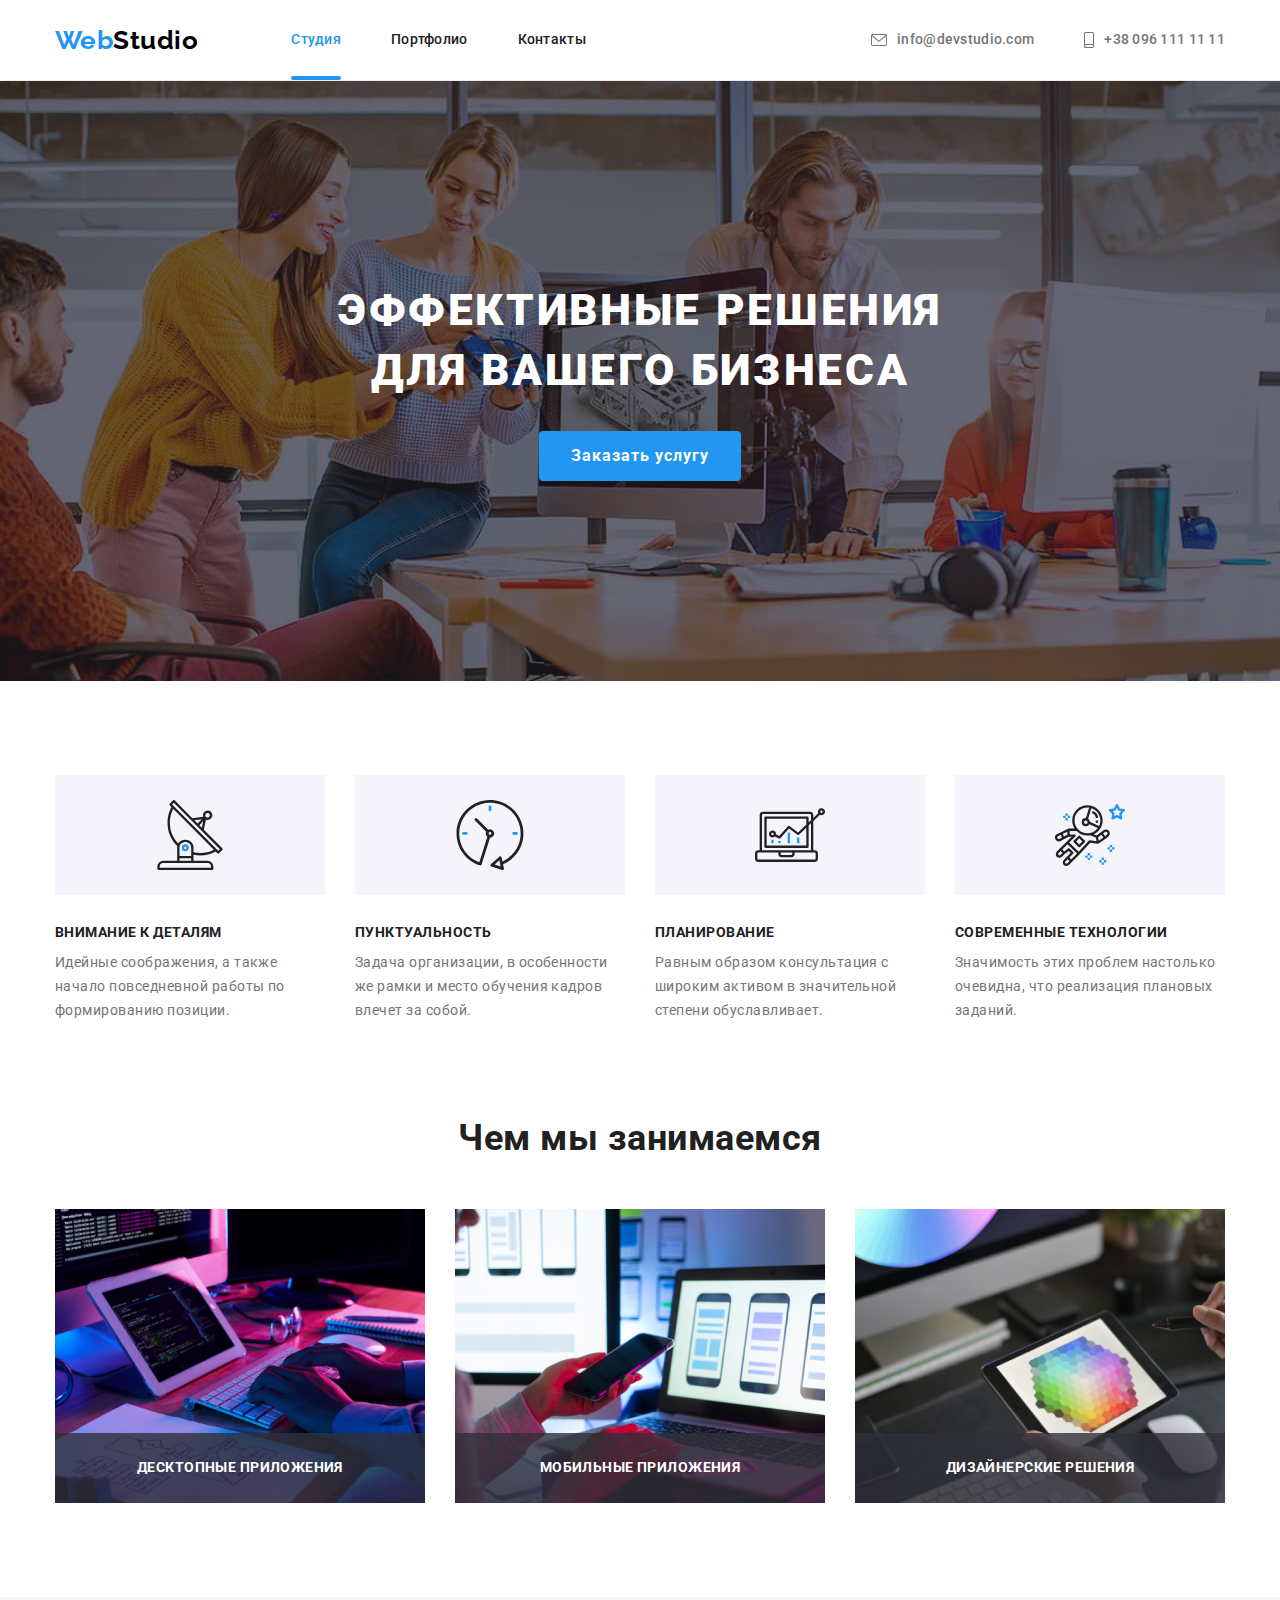
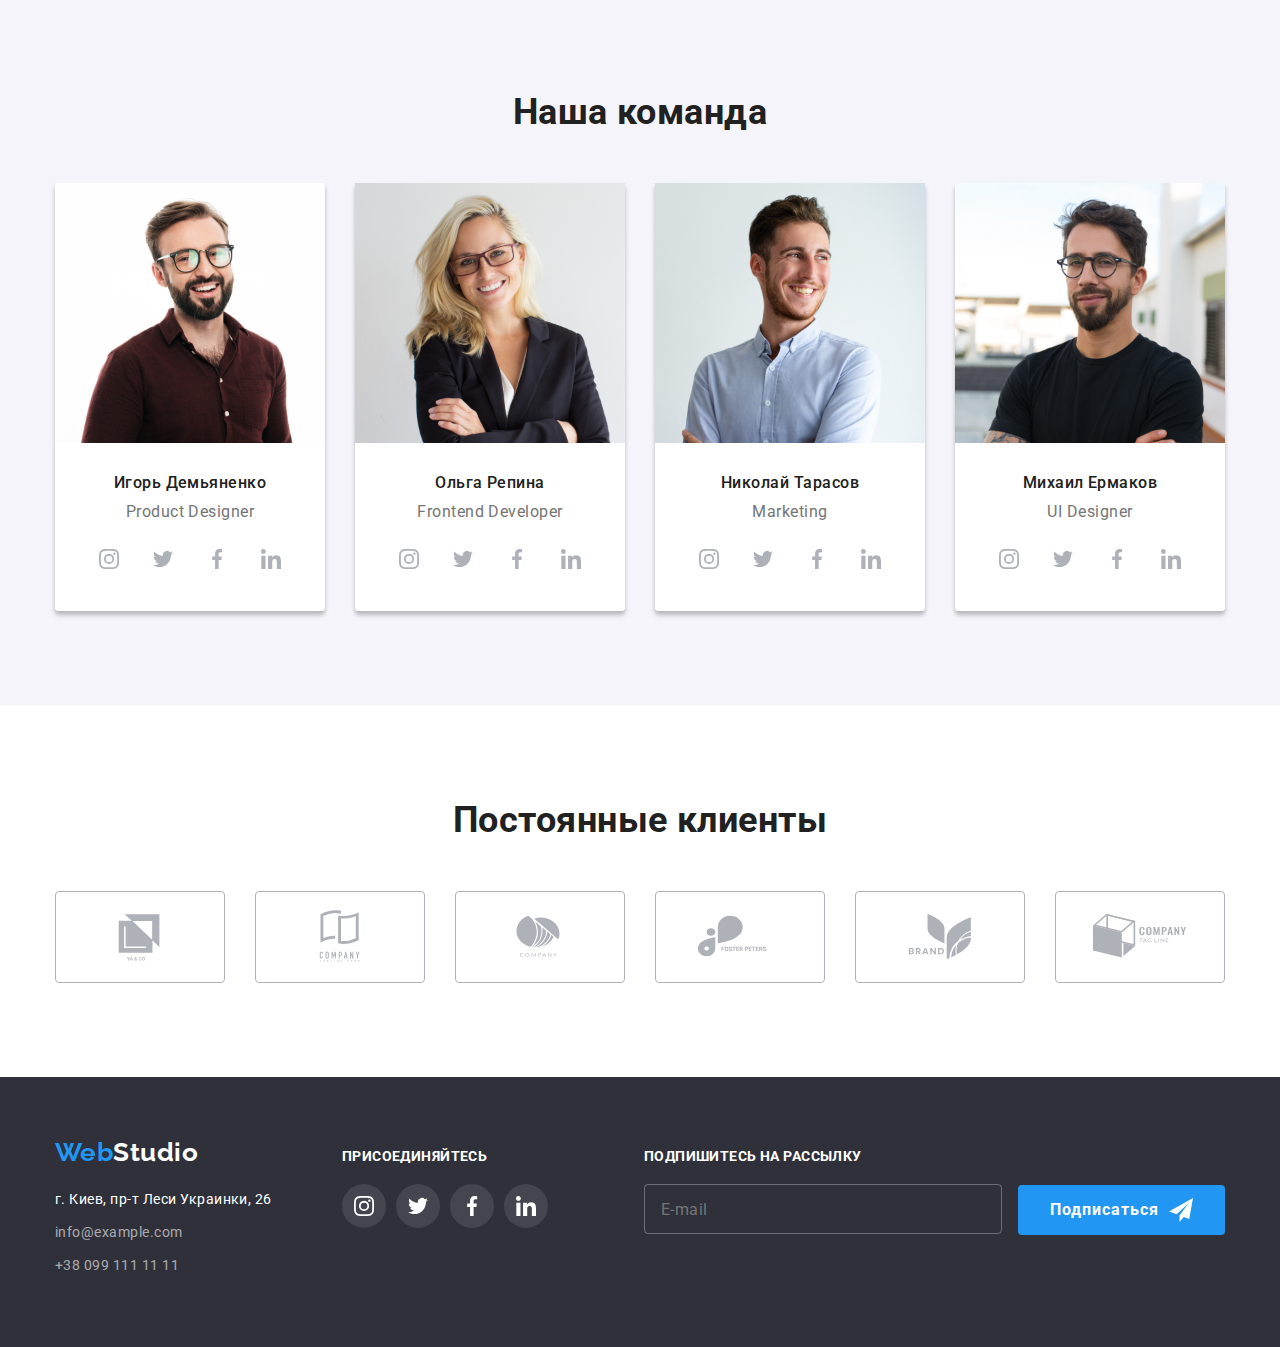
<file: index.html>
<!DOCTYPE html>
<html lang="en">

<head>
    <meta charset="UTF-8">
    <meta http-equiv="X-UA-Compatible" content="IE=edge">
    <meta name="viewport" content="width=device-width, initial-scale=1.0">
    <title>Студия</title>    
    <link href="https://fonts.googleapis.com/css2?family=Raleway:wght@700&family=Roboto:wght@400;500;700;900&display=swap"
        rel="stylesheet">
    <link rel="stylesheet" href="https://cdnjs.cloudflare.com/ajax/libs/modern-normalize/1.1.0/modern-normalize.min.css">
    <link rel="stylesheet" href="./css/styles.css">
</head>

<body>
    <!--Шапка-->
    <header class="header">
        <div class="container header-container">
            <nav class="nav-flex" >
            <a href="/" class="logo "><span class="logo-accent">Web</span>Studio</a>
             <ul class="site-nav list ">
                    <li class="item"><a href="./index.html" class="link current">Студия</a></li>
                    <li class="item"><a href="./portfolio.html" class="link">Портфолио</a></li>
                    <li class="item"><a href="" class="link">Контакты</a></li>
            </ul>
            </nav>
             <ul class="contacts list ">
                <li class="item">
                    <a href="mailto:info@devstudio.com" class="link mail">
                    <svg class="envelope" width="16px" height="12px" >
                        <use href="./images/icons.svg#icon-envelope"></use>>
                    </svg>
                   <span>info@devstudio.com</span>
                </a>
            </li>
                <li class="item"><a href="tel:+380961111111" class="link tel">
                    <svg class="smartphone" width="10px" height="16px">
                        <use href="./images/icons.svg#icon-smartphone"></use>>
                    </svg>
                   <span>+38 096 111 11 11</span></a></li>
            </ul>
        </div>        
    </header>
    <main>
        <!--Герой-->
        <section class="hero overlay">
            <div class="container">
                <h1 class="hero-title">Эффективные решения<br> для вашего бизнеса</h1>
                <button type="button" class="button" data-modal-open>Заказать услугу</button>
            </div>            
        </section>
        <!--Преимущества-->
        <section class="section advantages-section">
            <div class="container">
                <h2 class="section-title visually-hidden">Преимущества</h2>
                <ul class="advantages list">
                    <li class="item">
                        <div class="box-advantages">
                            <svg  width="70px" height="70px">
                                <use href="./images/icons.svg#icon-antenna"></use>
                            </svg>
                        </div>                        
                        <h3 class="title">Внимание к деталям</h3>
                        <p class="text">Идейные соображения, а также начало повседневной работы по формированию позиции.</p>
                    </li>
                    <li class="item">
                        <div class="box-advantages">
                            <svg width="70px" height="70px">
                                <use href="./images/icons.svg#icon-clock"></use>
                            </svg>
                        </div>
                        <h3 class="title">Пунктуальность</h3>
                        <p class="text">Задача организации, в особенности же рамки и место обучения кадров влечет за собой.</p>
                    </li>
                    <li class="item">
                        <div class="box-advantages">
                            <svg width="70px" height="70px">
                                <use href="./images/icons.svg#icon-diagram"></use>
                            </svg>
                        </div>
                        <h3 class="title">Планирование</h3>
                        <p class="text">Равным образом консультация с широким активом в значительной степени обуславливает.</p>
                    </li>
                    <li class="item">
                        <div class="box-advantages">
                            <svg width="70px" height="70px">
                                <use href="./images/icons.svg#icon-astronaut"></use>
                            </svg>
                        </div>
                        <h3 class="title">Современные технологии</h3>
                        <p class="text">Значимость этих проблем настолько очевидна, что реализация плановых заданий.</p>
                    </li>
                </ul>
            </div>            
        </section>
        <!--Чем мы занимаемся-->
        <section class="section">
            <div class="container">
                <h2 class=" section-title">Чем мы занимаемся</h2>
                <ul class="whatwedo list">
                    <li class="item">
                        <div class="whatwedo-thumb">
                            <img src="./images/development.jpg" alt="Разработка" width="370" height="294">
                            <h3 class="whatwedo-text">Десктопные приложения</h3>
                        </div>                        
                    </li>
                    <li class="item">
                        <div class="whatwedo-thumb">
                            <img src="./images/optimization.jpg" alt="Оптимизация" width="370" height="294">
                            <h3 class="whatwedo-text">Мобильные приложения</h3>
                        </div>                        
                    </li>
                    <li class="item">
                        <div class="whatwedo-thumb">
                            <img src="./images/design.jpg" alt="Дизайн" width="370" height="294">
                            <h3 class="whatwedo-text">Дизайнерские решения</h3>
                        </div>                        
                    </li>
                </ul>
            </div>            
        </section>
        <!--Наша команда-->
        <section class="section ourteam">
            <div class="container">
                <h2 class="section-title">Наша команда</h2>
                <ul class="team list">
                    <li class="item">
                        <img class="image" src="./images/productdesigner.jpg" alt="Игорь Демьяненко" width="270" height="260">
                        <div class="team-description">
                            <h3 class="team-title">Игорь Демьяненко</h3>
                            <p class="text">Product Designer</p>
                            <ul class="team-tumb list">
                                <li class="icon">
                                    <a href="" class="social">
                                        <svg class="instagram" width="20px" height="20px">
                                            <use href="./images/icons.svg#icon-instagram"></use>
                                        </svg>
                                    </a>                                    
                                </li>
                                <li class="icon">
                                    <a href="" class="social">
                                        <svg class="twitter" width="20px" height="20px">
                                            <use href="./images/icons.svg#icon-twitter"></use>
                                        </svg>
                                    </a>
                                </li>
                                <li class="icon">
                                    <a href="" class="social">
                                        <svg class="facebook" width="20px" height="20px">
                                            <use href="./images/icons.svg#icon-facebook"></use>
                                        </svg>
                                    </a>
                                </li>
                                <li class="icon">
                                    <a href="" class="social">
                                        <svg class="linkedin" width="20px" height="20px">
                                            <use href="./images/icons.svg#icon-linkedin"></use>
                                        </svg>
                                    </a>
                                </li>
                            </ul>
                        </div>                        
                    </li>
                    <li class="item">
                        <img class="image" src="./images/frontenddeveloper.jpg" alt="Ольга Репина" width="270" height="260">
                        <div class="team-description">
                            <h3 class="team-title">Ольга Репина</h3>
                            <p class="text">Frontend Developer</p>
                            <ul class="team-tumb list">
                                <li class="icon">
                                    <a href="" class="social">
                                        <svg class="instagram" width="20px" height="20px">
                                            <use href="./images/icons.svg#icon-instagram"></use>
                                        </svg>
                                    </a>
                                </li>
                                <li class="icon">
                                    <a href="" class="social">
                                        <svg class="twitter" width="20px" height="20px">
                                            <use href="./images/icons.svg#icon-twitter"></use>
                                        </svg>
                                    </a>
                                </li>
                                <li class="icon">
                                    <a href="" class="social">
                                        <svg class="facebook" width="20px" height="20px">
                                            <use href="./images/icons.svg#icon-facebook"></use>
                                        </svg>
                                    </a>
                                </li>
                                <li class="icon">
                                    <a href="" class="social">
                                        <svg class="linkedin" width="20px" height="20px">
                                            <use href="./images/icons.svg#icon-linkedin"></use>
                                        </svg>
                                    </a>
                                </li>
                            </ul>
                        </div>                        
                    </li>
                    <li class="item">
                        <img class="image" src="./images/marketing.jpg" alt="Николай Тарасов" width="270" height="260">
                        <div class="team-description">
                            <h3 class="team-title">Николай Тарасов</h3>
                            <p class="text">Marketing</p>
                            <ul class="team-tumb list">
                                <li class="icon">
                                    <a href="" class="social">
                                        <svg class="instagram" width="20px" height="20px">
                                            <use href="./images/icons.svg#icon-instagram"></use>
                                        </svg>
                                    </a>
                                </li>
                                <li class="icon">
                                    <a href="" class="social">
                                        <svg class="twitter" width="20px" height="20px">
                                            <use href="./images/icons.svg#icon-twitter"></use>
                                        </svg>
                                    </a>
                                </li>
                                <li class="icon">
                                    <a href="" class="social">
                                        <svg class="facebook" width="20px" height="20px">
                                            <use href="./images/icons.svg#icon-facebook"></use>
                                        </svg>
                                    </a>
                                </li>
                                <li class="icon">
                                    <a href="" class="social">
                                        <svg class="linkedin" width="20px" height="20px">
                                            <use href="./images/icons.svg#icon-linkedin"></use>
                                        </svg>
                                    </a>
                                </li>
                            </ul>
                        </div>                        
                    </li>
                    <li class="item">
                        <img class="image" src="./images/uidesigner.jpg" alt="Михаил Ермаков" width="270" height="260">
                        <div class="team-description">
                            <h3 class="team-title">Михаил Ермаков</h3>
                            <p class="text">UI Designer</p>
                            <ul class="team-tumb list">
                                <li class="icon">
                                    <a href="" class="social">
                                        <svg class="instagram" width="20px" height="20px">
                                            <use href="./images/icons.svg#icon-instagram"></use>
                                        </svg>
                                    </a>
                                </li>
                                <li class="icon">
                                    <a href="" class="social">
                                        <svg class="twitter" width="20px" height="20px">
                                            <use href="./images/icons.svg#icon-twitter"></use>
                                        </svg>
                                    </a>
                                </li>
                                <li class="icon">
                                    <a href="" class="social">
                                        <svg class="facebook" width="20px" height="20px">
                                            <use href="./images/icons.svg#icon-facebook"></use>
                                        </svg>
                                    </a>
                                </li>
                                <li class="icon">
                                    <a href="" class="social">
                                        <svg class="linkedin" width="20px" height="20px">
                                            <use href="./images/icons.svg#icon-linkedin"></use>
                                        </svg>
                                    </a>
                                </li>
                            </ul>
                        </div>                        
                    </li>
                </ul>
            </div>            
        </section>
        <!--Постоянные клиенты-->
        <section class="section">
            <div class="container">
                <h2 class="section-title">Постоянные клиенты</h2>
                <ul class="clients list">
                    <li class="item"><a href="">
                        <svg class="yaco" width="106px" height="60px">
                            <use href="./images/icons.svg#icon-yaco"></use>
                        </svg>
                    </a></li>
                    <li class="item"><a href="">
                            <svg class="here" width="106px" height="60px">
                                <use href="./images/icons.svg#icon-here"></use>
                            </svg>
                        </a></li>
                    <li class="item"><a href="">
                            <svg class="company" width="106px" height="60px">
                                <use href="./images/icons.svg#icon-company"></use>
                            </svg>
                        </a></li>
                    <li class="item"><a href="">
                            <svg class="foster" width="106px" height="60px">
                                <use href="./images/icons.svg#icon-foster"></use>
                            </svg>
                        </a></li>
                    <li class="item"><a href="">
                            <svg class="brand" width="106px" height="60px">
                                <use href="./images/icons.svg#icon-brand"></use>
                            </svg>
                        </a></li>
                    <li class="item"><a href="">
                            <svg class="tagline" width="106px" height="60px">
                                <use href="./images/icons.svg#icon-tagline"></use>
                            </svg>
                        </a></li>
                </ul>
            </div>            
        </section>        
    </main>
    <!--Подвал-->
    <footer class="footer">
        <div class="container">
            <div class="footer-box">
                <a href="/" class="footer-logo"><span class="logo-accent">Web</span>Studio</a>
                <address>
                    <ul class="footer-address list">
                        <li><a href="" class="link">г. Киев, пр-т Леси Украинки, 26</a></li>
                        <li><a href="mailto:info@example.com" class="contacts-link">info@example.com</a></li>
                        <li><a href="tel:+380991111111" class="contacts-link">+38 099 111 11 11</a></li>
                    </ul>
                </address>
            </div>            
            <div class="invite">
                <h2 class="invite-title">присоединяйтесь</h2>
                <ul class="team-tumb list">
                    <li class="icon">
                        <a href="" class="social">
                            <svg class="instagram" width="20px" height="20px">
                                <use href="./images/icons.svg#icon-instagram"></use>
                            </svg>
                        </a>
                    </li>
                    <li class="icon">
                        <a href="" class="social">
                            <svg class="twitter" width="20px" height="20px">
                                <use href="./images/icons.svg#icon-twitter"></use>
                            </svg>
                        </a>
                    </li>
                    <li class="icon">
                        <a href="" class="social">
                            <svg class="facebook" width="20px" height="20px">
                                <use href="./images/icons.svg#icon-facebook"></use>
                            </svg>
                        </a>
                    </li>
                    <li class="icon">
                        <a href="" class="social">
                            <svg class="linkedin" width="20px" height="20px">
                                <use href="./images/icons.svg#icon-linkedin"></use>
                            </svg>
                        </a>
                    </li>
                </ul>
            </div>
            <div class="mailing">
                <form>
                    <label for="email" class="invite-title email-label">Подпишитесь на рассылку</label>
                    <input type="email" name="email" id="email" placeholder="E-mail" class="email-input">
                    <button type="submit" class="button email-button"><span>Подписаться</span>
                        <svg width="24px" height="24px" class="icon-send">
                            <use href="./images/icons.svg#icon-icon-send"></use>
                        </svg>
                    </button>
                </form>
            </div>            
                       
        </div>        
    </footer>
    <div class="backdrop is-hidden" data-modal>
        <div class="modal">
            <button class="modal-close-button" data-modal-close>&#10006;</button>
            <form class="modal-form">
                <h2 class="modal-form-text">Оставьте свои данные, мы вам перезвоним</h2>
                
                    <label for="name" class="modal-label">Имя</label>
                    <div class="modal-for-icon">
                    <input type="text" id="name" name="name" class="modal-input">
                    <svg width="18px" height="18px" class="modal-icon">
                        <use href="./images/icons.svg#icon-person-black"></use>
                    </svg>
                </div>
                
                    <label for="phone" class="modal-label">Телефон</label>
                    <div class="modal-for-icon">
                        <input type="tel" id="phone" name="phone" class="modal-input">
                        <svg width="18px" height="18px" class="modal-icon">
                            <use href="./images/icons.svg#icon-phone-black"></use>
                        </svg>
                    </div>
                
                    <label for="mail" class="modal-label">Почта</label>
                    <div class="modal-for-icon">
                        <input type="email" id="mail" name="mail" class="modal-input">
                        <svg width="18px" height="18px" class="modal-icon">
                            <use href="./images/icons.svg#icon-email-black"></use>
                        </svg>
                    </div>
                <div>
                    <label for="comment" class="modal-label">Комментарий</label>
                    <textarea name="comment" id="comment" cols="30" rows="10" placeholder="Введите текст" class="modal-input-textarea"></textarea>
                </div>                
                                    
                    <label for="agreement" class="agreement ">
                        <input type="checkbox" id="agreement" name="agreement" class="agreement-checkbox">
                        <span class="icon-check"></span>
                       <span class="modal-agreement-label">Соглашаюсь с рассылкой и принимаю <a href="#" class="agreement-link">Условия договора</a></span> 
                    </label>
                                
                <div class="modal-button">
                    <button type="submit" class="button ">Отправить</button>
                </div>               

            </form>
        </div>
    </div>
    <script src="./js/modal.js"></script>
</body>

</html>
</file>
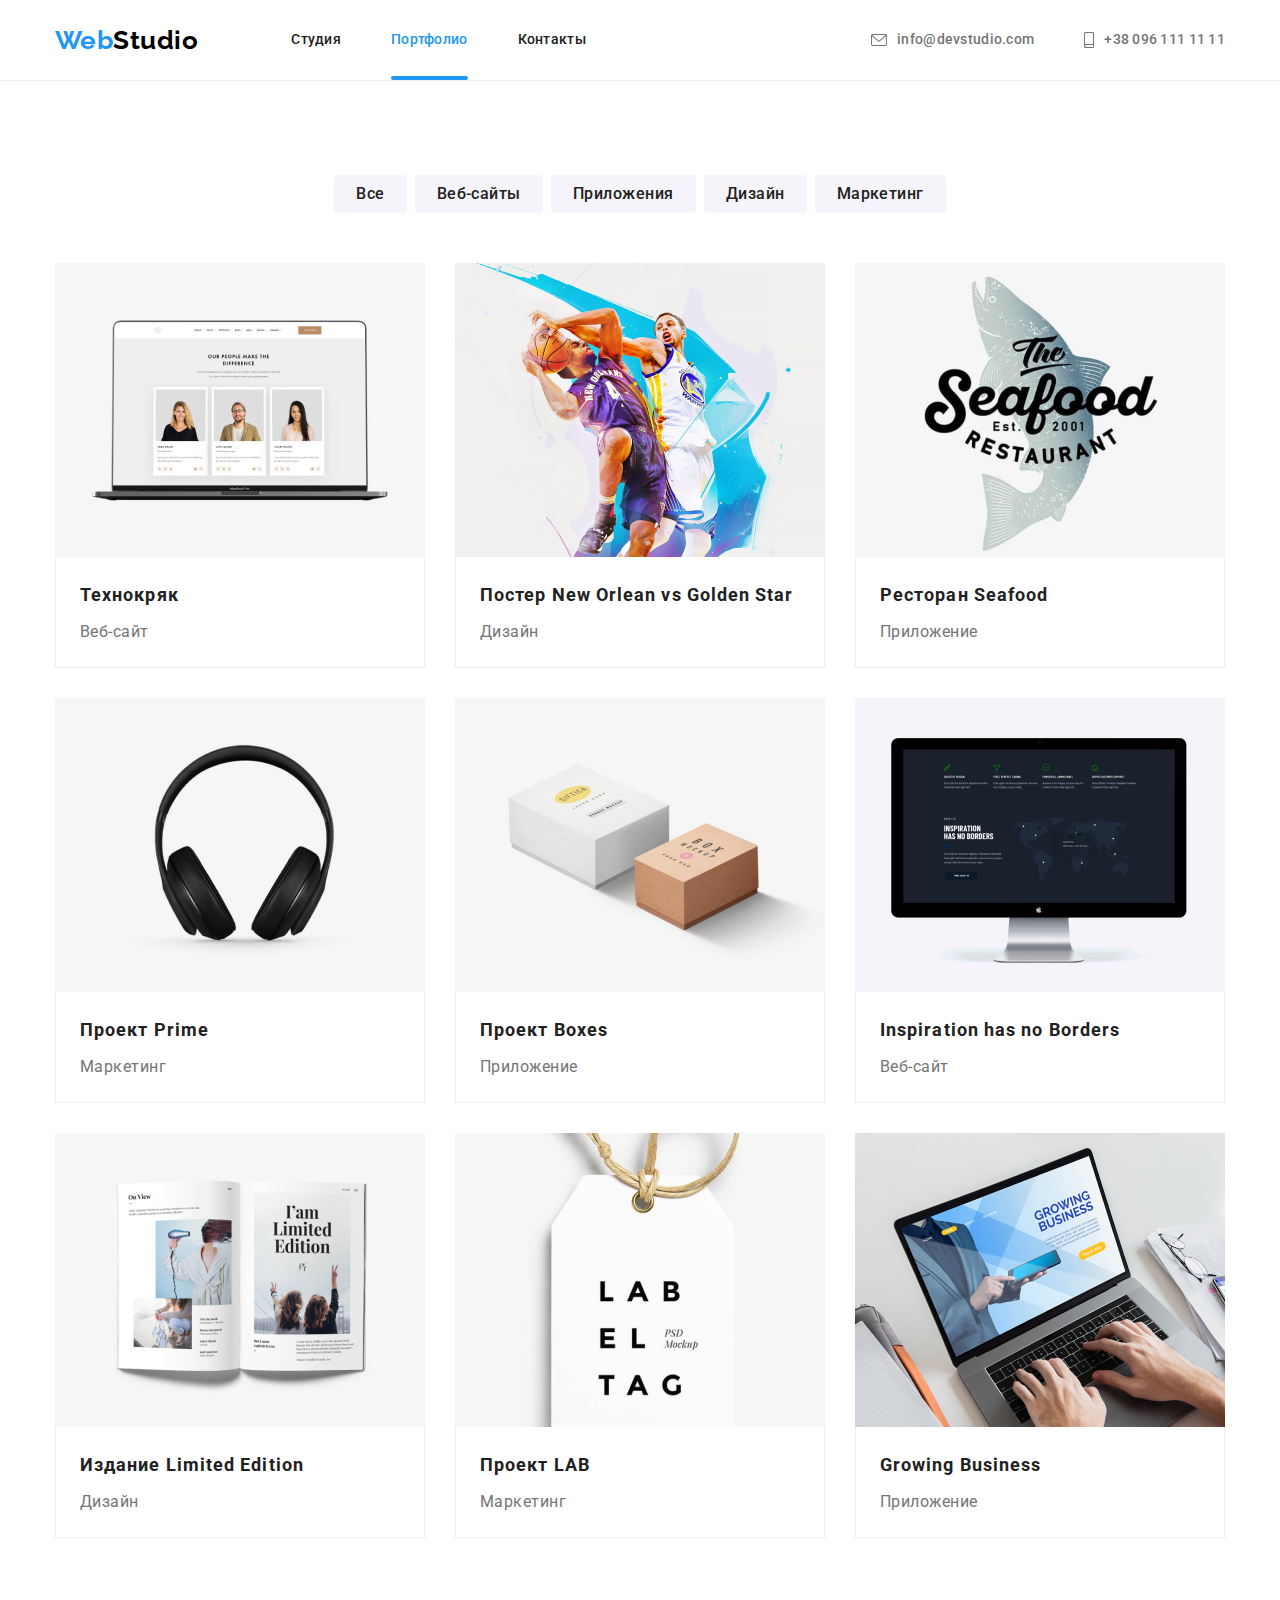
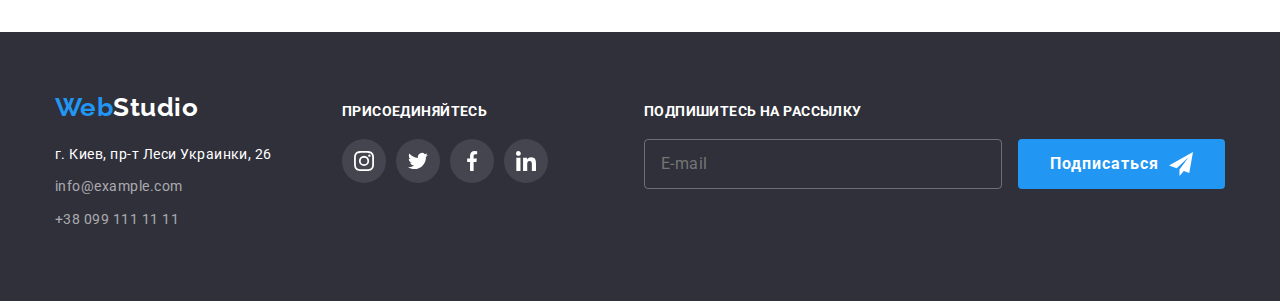
<file: portfolio.html>
<!DOCTYPE html>
<html lang="en">

<head>
    <meta charset="UTF-8">
    <meta http-equiv="X-UA-Compatible" content="IE=edge">
    <meta name="viewport" content="width=device-width, initial-scale=1.0">
    <title>Портфолио</title>
    <link href="https://fonts.googleapis.com/css2?family=Raleway:wght@700&family=Roboto:wght@400;500;700;900&display=swap"
        rel="stylesheet">
    <link rel="stylesheet" href="https://cdnjs.cloudflare.com/ajax/libs/modern-normalize/1.1.0/modern-normalize.min.css">
    <link rel="stylesheet" href="./css/styles.css">
</head>

<body>
    <!--Шапка-->
    <header class="header">
        <div class="container header-container">  
            <nav class="nav-flex">
                <a href="/" class="logo"><span class="logo-accent">Web</span>Studio</a>
                <ul class="site-nav list">
                    <li class="item"><a href="./index.html" class="link ">Студия</a></li>
                    <li class="item"><a href="./portfolio.html" class="link current">Портфолио</a></li>
                    <li class="item"><a href="" class="link">Контакты</a></li>
                </ul> 
            </nav>               
            <ul class="contacts list ">
                <li class="item"><a href="mailto:info@devstudio.com" class="link mail">
                        <svg class="envelope" width="16px" height="12px">
                            <use href="./images/icons.svg#icon-envelope"></use>>
                        </svg>
                        <span>info@devstudio.com</span></a></li>
                <li class="item"><a href="tel:+380961111111" class="link tel">
                        <svg class="smartphone" width="10px" height="16px">
                            <use href="./images/icons.svg#icon-smartphone"></use>>
                        </svg>
                        <span>+38 096 111 11 11</span></a></li>
            </ul>
        </div>        
    </header>
    <main>
        <!--Фильтр-->
        <section class="section">
            <div class="container">
                <h1 class="section-title visually-hidden">Примеры работ</h1>
                <ul class="filter list">
                    <li class="item"><button type="button" class="button">Все</button></li>
                    <li class="item"><button type="button" class="button">Веб-сайты</button></li>
                    <li class="item"><button type="button" class="button">Приложения</button></li>
                    <li class="item"><button type="button" class="button">Дизайн</button></li>
                    <li class="item"><button type="button" class="button">Маркетинг</button></li>
                </ul>
                <!--Работы-->
                <ul class="portfolio list">
                    <li class="item">
                        <a href="" class="card-hover link ">
                            <div class="card-thumb">
                                <img class="card-img" src="./images/technokryak.jpg" alt="Технокряк" width="370" height="294">
                                <div class="card-overlay">
                                    <p class="card-text">Технокряк это современная площадка распространения коронавируса. Компании используют эту платформу
                                        для цифрового
                                        шпионажа и атак на защищённые сервера конкурентов.
                                    </p>
                                </div>                                
                            </div>                            
                            <div class="card-border">
                                <h2 class="title">Технокряк</h2>
                                <p class="text">Веб-сайт</p>
                            </div>
                        </a>
                    </li>
                    <li class="item">
                        <a href="" class="card-hover link">
                            <div class="card-thumb">
                                <img class="card-img" src="./images/neworleanvsgoldenstarposter.jpg" alt="Постер New Orlean vs Golden Star" width="370"
                                    height="294">
                                <div class="card-overlay">
                                <p class="card-text">Технокряк это современная площадка распространения коронавируса. Компании используют эту платформу
                                    для цифрового
                                    шпионажа и атак на защищённые сервера конкурентов.
                                </p>
                                </div>
                            </div>                            
                            <div class="card-border">
                                <h2 class="title">Постер New Orlean vs Golden Star</h2>
                                <p class="text">Дизайн</p>
                            </div>
                        </a>
                    </li>
                    <li class="item">
                        <a href="" class="card-hover link">
                            <div class="card-thumb">
                                <img class="card-img" src="./images/seafoodrestaurant.jpg" alt="Ресторан Seafood" width="370" height="294">
                                <div class="card-overlay">
                                    <p class="card-text">Технокряк это современная площадка распространения коронавируса. Компании используют эту платформу
                                        для цифрового
                                        шпионажа и атак на защищённые сервера конкурентов.
                                    </p>
                                </div>                                
                            </div>                            
                            <div class="card-border">
                                <h2 class="title">Ресторан Seafood</h2>
                                <p class="text">Приложение</p>
                            </div>
                        </a>
                    </li>
                    <li class="item">
                        <a href="" class="card-hover link">
                            <div class="card-thumb">
                                <img class="card-img" src="./images/primeproject.jpg" alt="Проект Prime" width="370" height="294">
                                <div class="card-overlay">
                                    <p class="card-text">Технокряк это современная площадка распространения коронавируса. Компании используют эту платформу
                                    для цифрового
                                    шпионажа и атак на защищённые сервера конкурентов.
                                </p>
                            </div>                                
                            </div>                            
                            <div class="card-border">
                                <h2 class="title">Проект Prime</h2>
                                <p class="text">Маркетинг</p>
                            </div>
                        </a>
                    </li>
                    <li class="item">
                        <a href="" class="card-hover link">
                            <div class="card-thumb">
                                <img class="card-img" src="./images/boxesproject.jpg" alt="Проект Boxes" width="370" height="294">
                                <div class="card-overlay">
                                    <p class="card-text">Технокряк это современная площадка распространения коронавируса. Компании используют эту платформу
                                        для цифрового
                                        шпионажа и атак на защищённые сервера конкурентов.
                                    </p>
                                </div>                                
                            </div>                            
                            <div class="card-border">
                                <h2 class="title">Проект Boxes</h2>
                                <p class="text">Приложение</p>
                            </div>
                        </a>
                    </li>
                    <li class="item">
                        <a href="" class="card-hover link">
                            <div class="card-thumb">
                                <img class="card-img" src="./images/inspirationhasnoborders.jpg" alt="Inspiration has no Borders" width="370"
                                    height="294">
                                    <div class="card-overlay">
                                        <p class="card-text">Технокряк это современная площадка распространения коронавируса. Компании используют эту платформу
                                            для цифрового
                                            шпионажа и атак на защищённые сервера конкурентов.
                                        </p>
                                    </div>                                
                            </div>                            
                            <div class="card-border">
                                <h2 class="title">Inspiration has no Borders</h2>
                                <p class="text">Веб-сайт</p>
                            </div>
                        </a>
                    </li>
                    <li class="item">
                        <a href="" class="card-hover link">
                            <div class="card-thumb">
                                <img class="card-img" src="./images/limitededition.jpg" alt="Издание Limited Edition" width="370" height="294">
                                <div class="card-overlay">
                                    <p class="card-text">Технокряк это современная площадка распространения коронавируса. Компании используют эту платформу
                                        для цифрового
                                        шпионажа и атак на защищённые сервера конкурентов.
                                    </p>
                                </div>                                
                            </div>                            
                            <div class="card-border">
                                <h2 class="title">Издание Limited Edition</h2>
                                <p class="text">Дизайн</p>
                            </div>
                        </a>
                    </li>
                    <li class="item">
                        <a href="" class="card-hover link">
                            <div class="card-thumb">
                                <img class="card-img" src="./images/labproject.jpg" alt="Проект LAB" width="370" height="294">
                                <div class="card-overlay">
                                    <p class="card-text">Технокряк это современная площадка распространения коронавируса. Компании используют эту платформу
                                        для цифрового
                                        шпионажа и атак на защищённые сервера конкурентов.
                                    </p>
                                </div>                                
                            </div>                            
                            <div class="card-border">
                                <h2 class="title">Проект LAB</h2>
                                <p class="text">Маркетинг</p>
                            </div>
                        </a>
                    </li>
                    <li class="item">
                        <a href="" class="card-hover link">
                            <div class="card-thumb">
                                <img class="card-img" src="./images/growingbusiness.jpg" alt="Growing Business" width="370" height="294">
                                <div class="card-overlay">
                                    <p class="card-text">Технокряк это современная площадка распространения коронавируса. Компании используют эту платформу
                                        для цифрового
                                        шпионажа и атак на защищённые сервера конкурентов.
                                    </p>
                                </div>                                
                            </div>                            
                            <div class="card-border">
                                <h2 class="title">Growing Business</h2>
                                <p class="text">Приложение</p>
                            </div>
                        </a>
                    </li>
                </ul>
            </div>            
        </section>
    </main>
<footer class="footer">
    <div class="container">
        <div class="footer-box">
            <a href="/" class="footer-logo"><span class="logo-accent">Web</span>Studio</a>
            <address>
                <ul class="footer-address list">
                    <li><a href="" class="link">г. Киев, пр-т Леси Украинки, 26</a></li>
                    <li><a href="mailto:info@example.com" class="contacts-link">info@example.com</a></li>
                    <li><a href="tel:+380991111111" class="contacts-link">+38 099 111 11 11</a></li>
                </ul>
            </address>
        </div>
        <div class="invite">
            <h2 class="invite-title">присоединяйтесь</h2>
            <ul class="team-tumb list">
                <li class="icon">
                    <a href="" class="social">
                        <svg class="instagram" width="20px" height="20px">
                            <use href="./images/icons.svg#icon-instagram"></use>
                        </svg>
                    </a>
                </li>
                <li class="icon">
                    <a href="" class="social">
                        <svg class="twitter" width="20px" height="20px">
                            <use href="./images/icons.svg#icon-twitter"></use>
                        </svg>
                    </a>
                </li>
                <li class="icon">
                    <a href="" class="social">
                        <svg class="facebook" width="20px" height="20px">
                            <use href="./images/icons.svg#icon-facebook"></use>
                        </svg>
                    </a>
                </li>
                <li class="icon">
                    <a href="" class="social">
                        <svg class="linkedin" width="20px" height="20px">
                            <use href="./images/icons.svg#icon-linkedin"></use>
                        </svg>
                    </a>
                </li>
            </ul>
        </div>
        <div class="mailing">
            <form>
                <label for="email" class="invite-title email-label">Подпишитесь на рассылку</label>
                <input type="email" name="email" id="email" placeholder="E-mail" class="email-input">
                <button type="submit" class="button email-button"><span>Подписаться</span>
                    <svg width="24px" height="24px" class="icon-send">
                        <use href="./images/icons.svg#icon-icon-send"></use>
                    </svg>
                </button>
            </form>
        </div>

    </div>
</footer>
</body>

</html>
</file>
<file: css/styles.css>
body {
  background-color: var(--primery-white-color);
  color: var(--primery-text-color);
  font-family: Roboto, sans-serif;
  letter-spacing: 0.03em;
}

:root {
  --primery-text-color: #757575;
  --heading-text-color: #212121;
  --accent-color: #2196f3;
  --primery-white-color: #ffffff;
  --icon-color: #AFB1B8;
}
h1, h2, h3, h4, h5, h6, p{
  margin: 0;
}
img{
  display: block;
  max-width: 100%;
}

/*Спрятать заголовки*/
.visually-hidden {
  position: absolute;
  clip: rect(0 0 0 0);
  width: 1px;
  height: 1px;
  margin: -1px;
}

.list {
  list-style: none;
  padding: 0;
  margin: 0;
}

.container {
  width: 1200px;
  padding: 0 15px;
  margin: 0 auto;
}
/*Шапка*/
.header{
 border-bottom: 1px solid #ECECEC;
}
.header-container {
  display: flex;
  align-items: center; 
}
.nav-flex {
  display: flex;
  align-items: center;
}
.logo {
  color: #000000;
  font-family: Raleway, sans-serif;
  font-weight: 700;
  font-size: 26px;
  line-height: 1.19;
  text-decoration: none;
}
.logo-accent {
  color: var(--accent-color);
}
.site-nav {
  display: flex;
  margin-left: 93px;
}
.site-nav .item + .item {
  margin-left: 50px;
}
.site-nav .link {
  display: block;
  padding-top: 32px;
  padding-bottom: 32px;

  color: var(--heading-text-color);
  font-weight: 500;
  font-size: 14px;
  line-height: 1.14;
  letter-spacing: 0.02em;
  text-decoration: none;
  transition-property: color;
  transition-duration: 250ms;
  transition-timing-function: cubic-bezier(0.4, 0, 0.2, 1);
}
.site-nav .link:hover,
.site-nav .link:focus {
  color: var(--accent-color);
}
.site-nav .link.current {
  position: relative;
  color: var(--accent-color);
}
.site-nav .link.current::after{
  position: absolute;
  left: 0;
  bottom: 0;
  content: "";
  display: block;
  width: 100%;
  height: 4px;
  border-radius: 2px;
  background-color: var(--accent-color);
}
.contacts {
  display: flex;
  margin-left: auto;
}
.contacts .item + .item {
  margin-left: 50px;
}
.contacts .link {
  color: var(--primery-text-color);
  font-weight: 500;
  font-size: 14px;
  line-height: 1.14;
  letter-spacing: 0.02em;
  text-decoration: none;
  transition-property: color;
  transition-duration: 250ms;
  transition-timing-function: cubic-bezier(0.4, 0, 0.2, 1);
}
.contacts .link:hover,
.contacts .link:focus {
  color: var(--accent-color);
}
.mail{
  display: flex;
  align-items: center;
 
}
.tel {
  display: flex;
  align-items: center;
  
}
.envelope{
  margin-right: 10px;
  fill: currentColor;
}

.smartphone{  
  margin-right: 10px;
  fill: currentColor;
}

/*Main*/
/*Герой*/
.hero {
  background-color: #C4C4C4;
  text-align: center;
}
.hero .container{
  padding-top: 200px;
  padding-bottom: 200px;
}
.hero-title {
  margin-top: 0;
  margin-bottom: 30px;
  color: var(--primery-white-color);
  font-weight: 900;
  font-size: 44px;
  line-height: 1.36;
  letter-spacing: 0.06em;
  text-transform: uppercase;
}
.button {
  border-radius: 4px;
  border-style: none;
  padding-top: 10px;
  padding-right: 32px;
  padding-bottom: 10px;
  padding-left: 32px;
  color: var(--primery-white-color);
  background-color: var(--accent-color);
  font-family: inherit;
  font-weight: 700;
  font-size: 16px;
  line-height: 1.87;
  letter-spacing: 0.06em;
}
.overlay{
  min-height: 600px;
  max-width: 1600px;
  margin-left: auto;
  margin-right: auto;
  background-image: linear-gradient(to right, rgba(47, 48, 58, 0.4), rgba(47, 48, 58, 0.4)),
   url(../images/hero.jpg);
  background-repeat: no-repeat;
  background-position: center;
  background-size: cover;
}

/*section*/
.section {
  padding-top: 94px;
  padding-bottom: 94px;
}
.section-title {
  margin-top: 0;
  margin-bottom: 50px;
  color: var(--heading-text-color);
  font-weight: 700;
  font-size: 36px;
  line-height: 1.17;
  text-align: center;
}
/*Преимущества*/
.advantages-section {
  padding-bottom: 0;
}
.advantages {
  display: flex;
  flex-wrap: wrap;
}
.advantages .item {
  width: 270px;
}
.advantages .item + .item {
  margin-left: 30px;
}

.advantages .title {
  margin-top: 0;
  margin-bottom: 10px;
  color: var(--heading-text-color);
  font-weight: 700;
  font-size: 14px;
  line-height: 1.14;
  text-transform: uppercase;
}
.advantages .text {
  margin-top: 0;
  font-weight: 400;
  font-size: 14px;
  line-height: 1.71;
}
.box-advantages {
  display: flex;
  align-items: center;
  justify-content: center;
  width: 270px;
  height: 120px;
  background-color: #F5F4FA ;
  margin-bottom: 30px;
}


/*Чем мы занимаемся?*/
.whatwedo {
  display: flex;
  flex-wrap: wrap;
}
.whatwedo .item {
  width: 370px;
}
.whatwedo .item + .item {
  margin-left: 30px;
}
.whatwedo-thumb::before{
  content: "";
  position: absolute;
  width: 100%;
  height: 70px;
  bottom: 0;
  left: 0;
  background-color: rgba(47, 48, 58, 0.8);
}
.whatwedo-thumb{

  position: relative;
}
.whatwedo-text{   

font-weight: 700;
font-size: 14px;
line-height: 1.14;
text-align: center;
letter-spacing: 0.03em;
text-transform: uppercase;

color: var(--primery-white-color);

  position: absolute;
  bottom: 0;
  
  width: 100%;
  padding-bottom: 27px;
 
}

/*Наша команда*/
.ourteam {
  background-color: #f5f4fa;
}
.team {
  display: flex;
  flex-wrap: wrap;
}
.team .item {
  width: 270px;
  box-shadow: 0px 4px 4px 0px rgba(0, 0, 0, 0.25);
  border-radius: 0 0 4px 4px;
}
.team .item + .item{
  margin-left: 30px;
}
}
.team .image {
  margin-top: 0;
  margin-bottom: 0;
}
.team-description{
  padding-top: 30px;
  padding-bottom: 30px;
  background-color: var(--primery-white-color);
  border-radius: 0 0 4px 4px;
}

.team-title {
  text-align: center;
  margin-top: 0;
  margin-bottom: 10px;
  color: var(--heading-text-color);
  font-weight: 500;
  font-size: 16px;
  line-height: 1.19;
}
.team .text {
  text-align: center;
  margin-top: 0;
  margin-bottom: 16px;
  font-weight: 400;
  font-size: 16px;
  line-height: 1.19;
}
.team-tumb{
  display: flex;
  align-items: center;
  justify-content: center;
}
.social{
  margin: 0;
  padding: 0;
  display: flex;
  align-items: center;
  justify-content: center;
  width: 44px;
  height: 44px;
  border-radius: 50%;
  color: var(--icon-color);
  transition-property: color, background-color ;
  transition-duration: 250ms;
  transition-timing-function: cubic-bezier(0.4, 0, 0.2, 1);  
}
.team-tumb .icon + .icon{
  margin-left: 10px;
}
.social:hover,
.social:focus{
  color: var(--primery-white-color); 
  background-color: var(--accent-color);
}
.invite .social {
  color: var(--primery-white-color);
  background-color: rgba(255, 255, 255, 0.1);
  transition-property: background-color;
  transition-duration: 250ms;
  transition-timing-function: cubic-bezier(0.4, 0, 0.2, 1);
}
.invite .social:hover,
.invite .social:focus{
  background-color: var(--accent-color);
}

.instagram{
  fill: currentColor;
}
.twitter{
  fill: currentColor;
}
.facebook{
  fill: currentColor;
}
.linkedin{
  fill: currentColor;
}

/*Постоянные клиенты*/

.clients{
display: flex;
justify-content: space-between;
}
.clients .item a{
  display: flex;
  align-items: center;
  justify-content: center;
  width: 170px;
  height: 92px;
  color: var(--icon-color);
  border: solid 1px var(--icon-color);
  border-radius: 4px;
  transition-property: color, border-color;
  transition-duration: 250ms;
  transition-timing-function: cubic-bezier(0.4, 0, 0.2, 1);
}
.clients .item a:hover,
.clients .item a:focus{
  color: var(--accent-color);
  border-color: var(--accent-color);
}
.yaco {
  fill: currentColor;
}
.here{
  fill: currentColor;
}
.company{
  fill: currentColor;
}
.foster{
  fill: currentColor;
}
.brand{
  fill: currentColor;
}
.tagline{
  fill: currentColor;
}

/*Footer*/
.footer {
  padding-top: 60px;
  padding-bottom: 60px;
  background-color: #2f303a;
}
.footer .container{
  display: flex;
  align-items: baseline;
}
.footer-logo {
  display: inline-block;
  margin-top: 0;
  margin-bottom: 20px;
  color: var(--primery-white-color);
  font-family: Raleway, sans-serif;
  font-weight: 700;
  font-size: 26px;
  line-height: 1.19;
  text-decoration: none;
}
.footer-address .link {
  display: inline-block;
  margin-top: 0;
  margin-bottom: 9px;
  color: var(--primery-white-color);
  font-style: normal;
  font-weight: 400;
  font-size: 14px;
  line-height: 1.71;
  text-decoration: none;
}
.footer-address .contacts-link {
  display: inline-block;
  margin-top: 0;
  margin-bottom: 9px;
  color: rgba(255, 255, 255, 0.6);
  font-style: normal;
  font-weight: 400;
  font-size: 14px;
  line-height: 1.71;
  text-decoration: none;
}
.invite{
  margin-left: 70px;
}
.invite-title{
font-family: Roboto;
font-style: normal;
font-weight: 700;
font-size: 14px;
line-height: 16px;
letter-spacing: 0.03em;
text-transform: uppercase;
color: var(--primery-white-color);
margin-bottom: 20px;
}

.mailing{
  display: flex;
  margin-left: auto;
}

.email-label{
  display: block;
}

.email-input{
  
  background-color: transparent;
  width: 358px;
height: 50px;
margin-right: 12px;
border-radius: 4px;
padding-left: 16px;
padding-top: 15px;
padding-bottom: 15px;
border: 1px solid rgba(255, 255, 255, 0.3);

font-family: Roboto;
font-weight: 400;
font-size: 16px;
line-height: 1.25;
letter-spacing: 0.03em;
}

.email-button{
  display: inline-flex;
  align-items: center;
}

.icon-send{
  margin-left: 10px;
}

/*Portfolio*/

.filter {
  display: flex;
  justify-content: center;
  margin-bottom: 50px;
}

.filter .item + .item {
  margin-left: 8px;
}

.filter .button {
  border-radius: 4px;
  border-style: none;
  padding-top: 6px;
  padding-right: 22px;
  padding-bottom: 6px;
  padding-left: 22px;
  color: var(--heading-text-color);
  background-color: #f5f4fa;
  font-family: inherit;
  font-weight: 500;
  font-size: 16px;
  line-height: 1.62;
  letter-spacing: inherit;
  transition-property: background-color, color, box-shadow;
  transition-duration: 250ms;
  transition-timing-function: cubic-bezier(0.4, 0, 0.2, 1);
}

.filter .button:hover,
.filter .button:focus {
  color: var(--primery-white-color);
  background-color: var(--accent-color);
  box-shadow: 0px 4px 4px 0px rgba(0, 0, 0, 0.25);
}

/*Работы*/

.portfolio {
  display: flex;
  flex-wrap: wrap;
}
.portfolio .item {
  width: 370px;
  margin-right: 30px;
  margin-bottom: 30px;
  
}

.card-hover{
  display: block;
  transition-property: box-shadow;
  transition-duration: 250ms;
  transition-timing-function: cubic-bezier(0.4, 0, 0.2, 1); 
}
.card-hover:hover,
.card-hover:focus{
   box-shadow: 0px 4px 4px 0px rgba(0, 0, 0, 0.25);
}

.portfolio .item:nth-child(3n) {
  margin-right: 0;
}
.portfolio .item:nth-last-child(-n + 3) {
  margin-bottom: 0;
}
.portfolio .title {  
  margin-bottom: 4px;
  color: var(--heading-text-color);
  font-weight: 700;
  font-size: 18px;
  line-height: 2;
  letter-spacing: 0.06em;
}
.portfolio .link {
  text-decoration: none;
}
.portfolio .text {  
  color: var(--primery-text-color);
  font-weight: 400;
  font-size: 16px;
  line-height: 1.87;
}
.card-img{
  display: block;
  margin: 0;
}
.card-border{
  padding-top: 20px;
  padding-right: 24px;
  padding-bottom: 20px;
  padding-left: 24px;
  border-right: solid 1px #EEEEEE;
  border-bottom: solid 1px #EEEEEE;
  border-left: solid 1px #EEEEEE;
}
.card-thumb{
  position: relative;
  overflow: hidden;
}

.card-overlay {
  position: absolute;
  top: 0;
  left: 0;
  width: 100%;
  height: 100%;
  background-color: rgba(33, 150, 243, 0.9);  

  transform: translateY(100%);
  transition: transform 250ms cubic-bezier(0.4, 0, 0.2, 1);
}


.card-text{
  position: absolute;
  top: 0;  
  left: 0;

  padding-left: 24px;
  padding-right: 24px;
  padding-top: 64px;
  padding-bottom: 64px;

font-weight: 400;
font-size: 18px;
line-height: 1.56;
letter-spacing: 0.03em;
color: var(--primery-white-color);

}


.card-hover:hover .card-overlay{
transform: translateY(0);

} 

.backdrop{
  position: fixed;
  top: 0;
  left: 0;
  width: 100%;
  height: 100%;

  opacity: 1;
  transition: opacity 250ms cubic-bezier(0.4, 0, 0.2, 1);

  background-color: rgba(0, 0, 0, 0.2);
}

.backdrop.is-hidden{
  opacity: 0;
  pointer-events: none;
  
}

.backdrop.is-hidden .modal{
transform: translate(-50%, -50%) scale(0.5);
}

.modal{
  position: absolute;
  top: 50%;
  left: 50%;
  transform: translate(-50%, -50%) scale(1);
  transition: transform 250ms cubic-bezier(0.4, 0, 0.2, 1);

  width: 528px;
  

  background-color: var(--primery-white-color);


  
}

.modal-close-button{
  position: absolute;
  top: 8px;
  right: 8px;
  width: 30px;
  height: 30px;

  border: 1px solid rgba(0, 0, 0, 0.1);
  border-radius: 50%;  

  background-color: var(--primery-white-color);

  cursor: pointer;
}

.modal-close-button:hover{
  color: var(--accent-color);
}

.modal-form{
  padding: 40px;
}

.modal-form-text{
  display: block;

  margin-bottom: 12px;
font-family: Roboto;
font-weight: 700;
font-size: 20px;
line-height: 1.15;
text-align: center;
letter-spacing: 0.03em;

color: #212121;
}

.modal-label{
  display: block;

font-family: Roboto;
font-weight: 400;
font-size: 12px;
line-height: 1.17;
letter-spacing: 0.01em;

color: var(--primery-text-color);

margin-bottom: 4px;
}

.modal-input{
  
  display: block;
  width: 100%;
  height: 40px;

  border: 1px solid rgba(33, 33, 33, 0.2);
box-sizing: border-box;
border-radius: 4px;

padding-left: 42px;  
margin-bottom: 10px;

transition: border-color 250ms cubic-bezier(0.4, 0, 0.2, 1);
}

.modal-input:focus{
  outline: none;
  border-color: var(--accent-color);
}

.modal-input:focus + .modal-icon{
  fill: var(--accent-color);
}

.modal-input-textarea{
  display: block;
  width: 100%;
  height: 120px;

  padding: 12px 16px;
  margin-bottom: 20px;
  resize: none;

  border: 1px solid rgba(33, 33, 33, 0.2);
box-sizing: border-box;
border-radius: 4px;

transition: border-color 250ms cubic-bezier(0.4, 0, 0.2, 1);
  
}

.modal-input-textarea:focus{
  outline: none;
border-color: var(--accent-color);
}

.modal-input-textarea::placeholder{
  font-family: Roboto;
font-weight: 400;
font-size: 12px;
line-height: 1.17;
letter-spacing: 0.01em;

color: rgba(117, 117, 117, 0.5);
}

.agreement{
  display: flex;
  
  align-items: center;

  margin-bottom: 30px;
}

.agreement-checkbox{
  appearance: none;
  position: absolute;
}

.icon-check{
  width: 16px;
  height: 15px;
  /* border: 2px solid rgba(33, 33, 33, 1);
  border-radius: 2px; */
  background-image: url('../images/Vector.svg');
  transition: background-image 250ms cubic-bezier(0.4, 0, 0.2, 1);
}

.agreement-checkbox:checked + .icon-check{
  
  background-image: url('../images/iconcheck.svg');
}

.modal-agreement-label{
  font-family: Roboto;
font-weight: 400;
font-size: 14px;
line-height: 1.71;
letter-spacing: 0.03em;

color: var(--primery-text-color);

margin-left: 8px;
}

.agreement-link{
  color: var(--accent-color);
  text-decoration-line: underline;
}

.modal-button{
  display: flex;
  justify-content: center;
}

.modal-button .button {
  height: 50px;
  width: 200px;
}

.modal-icon{
  position: absolute;
  top: 50%;
  left: 12px;
  transform: translateY(-50%);

  transition: fill 250ms cubic-bezier(0.4, 0, 0.2, 1);
}

.modal-for-icon{
  position: relative;
}
</file>
